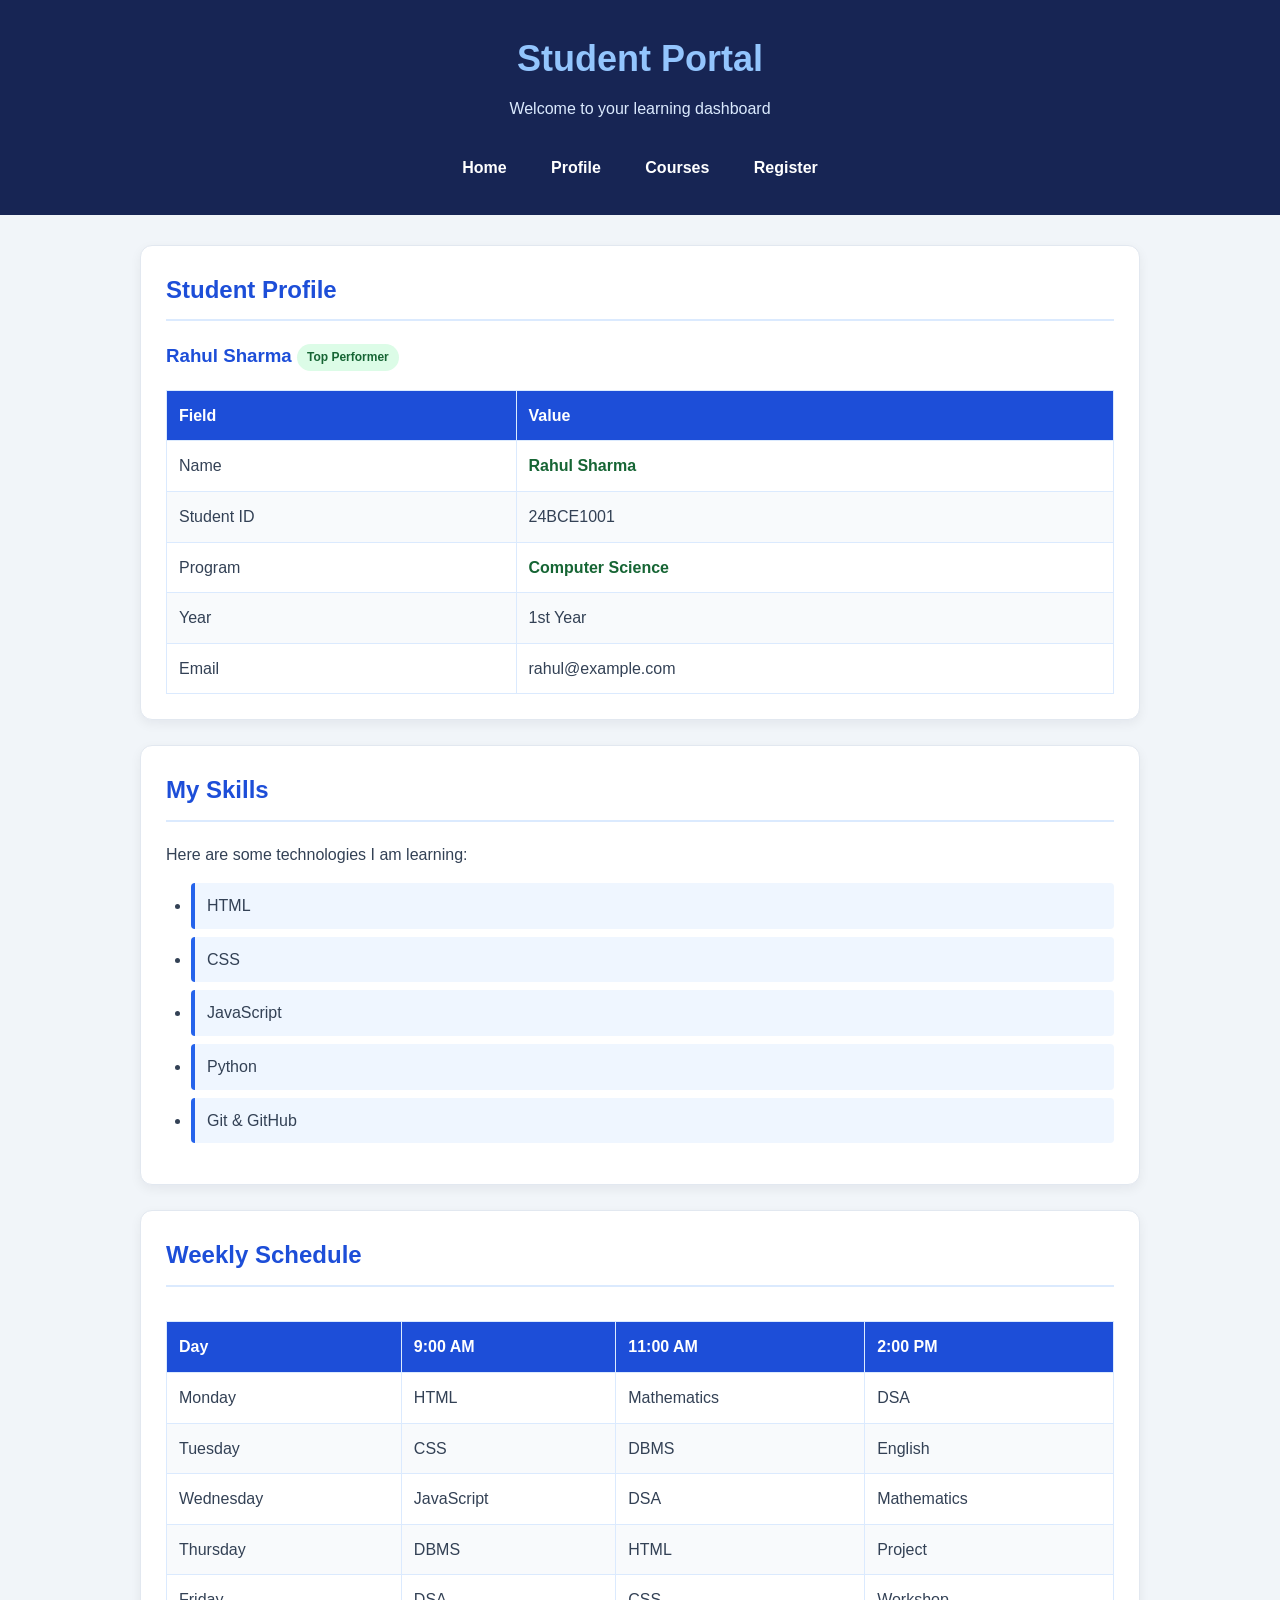
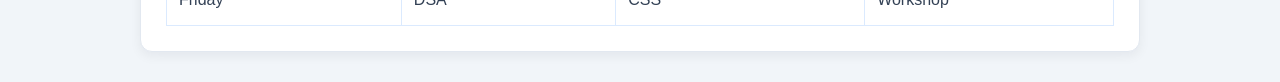
<file: project end term/assignment/assignment1.html>
<!DOCTYPE html>
<html lang="en">
<head>
    <meta charset="UTF-8">
    <meta name="viewport" content="width=device-width, initial-scale=1.0">
    <title>Student Portal</title>

    <!-- Link CSS File -->
    <link rel="stylesheet" href="assignment1.css">
</head>
<body>

    <!-- Header -->
    <header class="site-header">
        <h1>Student Portal</h1>
        <p>Welcome to your learning dashboard</p>

        <nav>
            <a href="#home">Home</a>
            <a href="#profile">Profile</a>
            <a href="#courses">Courses</a>
            <a href="#register">Register</a>
        </nav>
    </header>

    <main id="home">

        <!-- Student Profile -->
        <section id="profile" class="card">
            <h2>Student Profile</h2>

            <h3 id="student-name">
                Rahul Sharma
                <span class="badge">Top Performer</span>
            </h3>

            <table>
                <thead>
                    <tr>
                        <th>Field</th>
                        <th>Value</th>
                    </tr>
                </thead>
                <tbody>
                    <tr>
                        <td>Name</td>
                        <td class="highlight">Rahul Sharma</td>
                    </tr>
                    <tr>
                        <td>Student ID</td>
                        <td>24BCE1001</td>
                    </tr>
                    <tr>
                        <td>Program</td>
                        <td class="highlight">Computer Science</td>
                    </tr>
                    <tr>
                        <td>Year</td>
                        <td>1st Year</td>
                    </tr>
                    <tr>
                        <td>Email</td>
                        <td>rahul@example.com</td>
                    </tr>
                </tbody>
            </table>
        </section>

        <!-- My Skills -->
        <section id="skills" class="card">
            <h2>My Skills</h2>

            <p>Here are some technologies I am learning:</p>

            <ul class="skills-list">
                <li>HTML</li>
                <li>CSS</li>
                <li>JavaScript</li>
                <li>Python</li>
                <li>Git & GitHub</li>
            </ul>
        </section>

        <!-- Weekly Schedule -->
        <section id="courses" class="card">
            <h2>Weekly Schedule</h2>

            <div class="table-wrapper">
                <table>
                    <thead>
                        <tr>
                            <th>Day</th>
                            <th>9:00 AM</th>
                            <th>11:00 AM</th>
                            <th>2:00 PM</th>
                        </tr>
                    </thead>
                    <tbody>
                        <tr>
                            <td>Monday</td>
                            <td>HTML</td>
                            <td>Mathematics</td>
                            <td>DSA</td>
                        </tr>
                        <tr>
                            <td>Tuesday</td>
                            <td>CSS</td>
                            <td>DBMS</td>
                            <td>English</td>
                        </tr>
                        <tr>
                            <td>Wednesday</td>
                            <td>JavaScript</td>
                            <td>DSA</td>
                            <td>Mathematics</td>
                        </tr>
                        <tr>
                            <td>Thursday</td>
                            <td>DBMS</td>
                            <td>HTML</td>
                            <td>Project</td>
                        </tr>
                        <tr>
                            <td>Friday</td>
                            <td>DSA</td>
                            <td>CSS</td>
                            <td>Workshop</td>
                        </tr>
                    </tbody>
                </table>
            </div>
        </section>

        <!-- Course R
</file>
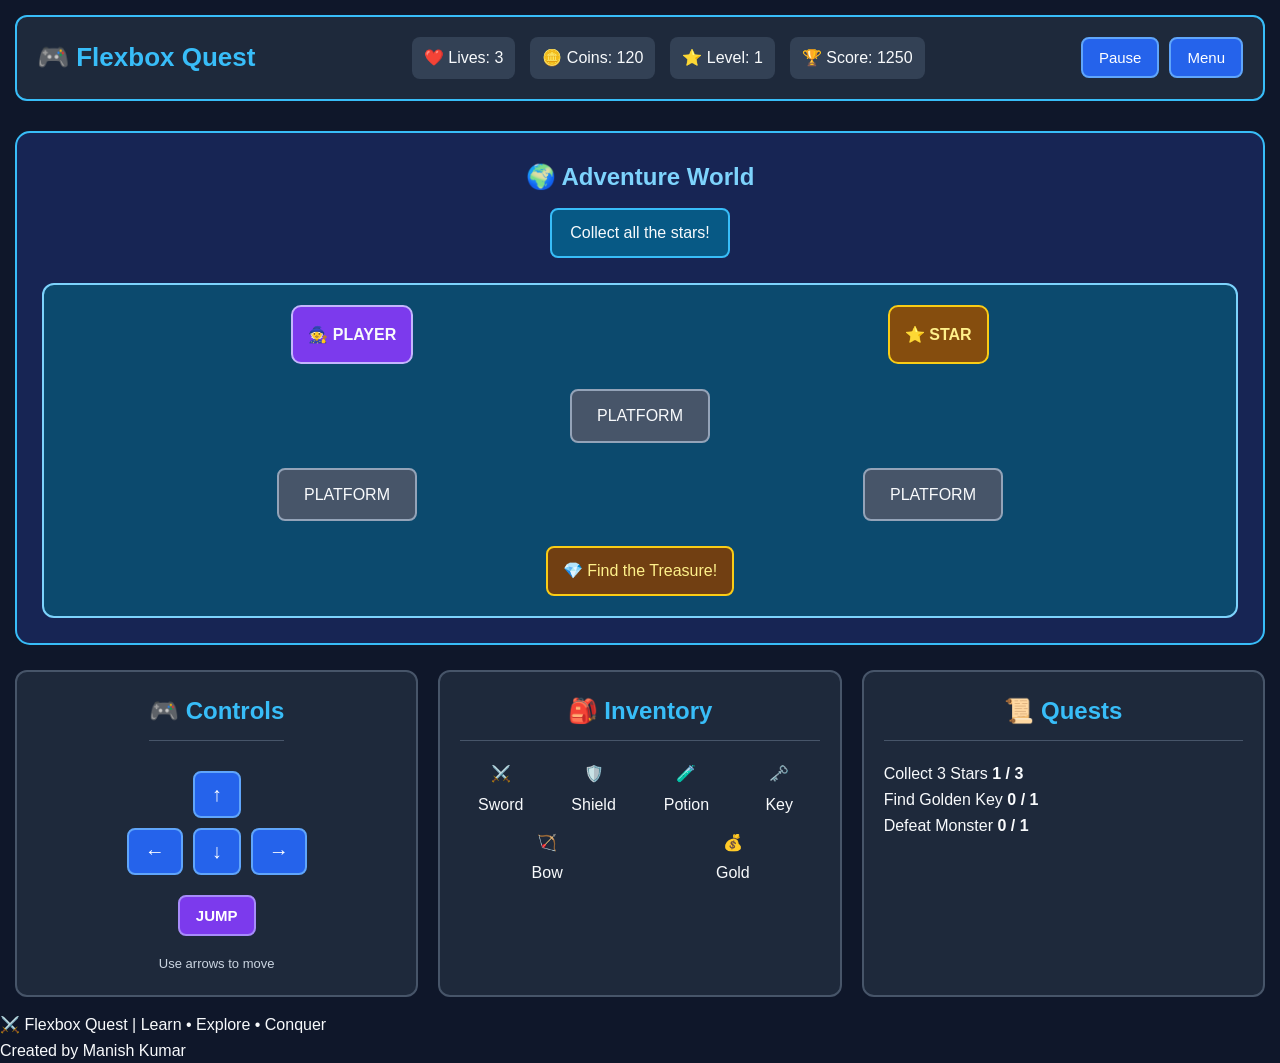
<file: project end term/assignment/assignment2.html>
<!DOCTYPE html>
<html lang="en">
<head>
    <meta charset="UTF-8">
    <meta name="viewport" content="width=device-width, initial-scale=1.0">
    <title>Flexbox Quest</title>
    <link rel="stylesheet" href="assignment2.css">
</head>
<body>

    <header class="game-header">
        <h1>🎮 Flexbox Quest</h1>

        <div class="game-info">
            <span>❤️ Lives: 3</span>
            <span>🪙 Coins: 120</span>
            <span>⭐ Level: 1</span>
            <span>🏆 Score: 1250</span>
        </div>

        <div class="header-actions">
            <button>Pause</button>
            <button>Menu</button>
        </div>
    </header>

    <main class="container">

        <section class="game-area">
            <h2>🌍 Adventure World</h2>
            <p class="game-message">Collect all the stars!</p>

            <div class="game-world">
                <div class="world-row">
                    <div class="player">🧙 PLAYER</div>
                    <div class="star">⭐ STAR</div>
                </div>

                <div class="platform-row">
                    <div class="platform">PLATFORM</div>
                </div>

                <div class="world-row">
                    <div class="platform">PLATFORM</div>
                    <div class="platform">PLATFORM</div>
                </div>

                <div class="treasure">💎 Find the Treasure!</div>
            </div>
        </section>

        <section class="game-panels">

            <div class="panel controls">
                <h2>🎮 Controls</h2>

                <div class="control-row">
                    <button>↑</button>
                </div>

                <div class="control-row">
                    <button>←</button>
                    <button>↓</button>
                    <button>→</button>
                </div>

                <div class="jump-row">
                    <button class="jump-button">JUMP</button>
                </div>

                <p class="hint">Use arrows to move</p>
            </div>

            <div class="panel inventory">
                <h2>🎒 Inventory</h2>

                <div class="inventory-items">
                    <div class="item">⚔️<span>Sword</span></div>
                    <div class="item">🛡️<span>Shield</span></div>
                    <div class="item">🧪<span>Potion</span></div>
                    <div class="item">🗝️<span>Key</span></div>
                    <div class="item">🏹<span>Bow</span></div>
                    <div class="item">💰<span>Gold</span></div>
                </div>
            </div>

            <div class="panel quest">
                <h2>📜 Quests</h2>

                <div class="quest-item">
                    <span>Collect 3 Stars</span>
                    <strong>1 / 3</strong>
                </div>

                <div class="quest-item">
                    <span>Find Golden Key</span>
                    <strong>0 / 1</strong>
                </div>

                <div class="quest-item">
                    <span>Defeat Monster</span>
                    <strong>0 / 1</strong>
                </div>
            </div>

        </section>
    </main>

    <footer>
        <p>⚔️ Flexbox Quest | Learn • Explore • Conquer</p>
        <p>Created by Manish Kumar</p>
    </footer>

</body>
</html>
</file>
<file: project end term/assignment/assignment1.css>
/* General Styles */
* {
    box-sizing: border-box;
}

body {
    margin: 0;
    font-family: Arial, Helvetica, sans-serif;
    background-color: #f1f5f9;
    color: #334155;
    line-height: 1.6;
}

/* Header */
.site-header {
    background-color: #172554;
    color: white;
    text-align: center;
    padding: 30px 15px 20px;
}

.site-header h1 {
    color: #93c5fd;
    font-size: 36px;
    margin: 0 0 8px;
}

.site-header p {
    margin: 0 0 20px;
    color: #dbeafe;
}

nav {
    margin-top: 20px;
}

nav a {
    display: inline-block;
    color: white;
    text-decoration: none;
    padding: 10px 16px;
    margin: 4px;
    border-radius: 6px;
    font-weight: bold;
}

nav a:hover {
    background-color: #2563eb;
}

/* Main Content */
main {
    max-width: 1000px;
    width: 92%;
    margin: 30px auto;
}

/* Cards / Sections */
.card {
    background-color: white;
    padding: 25px;
    margin-bottom: 25px;
    border-radius: 12px;
    border: 1px solid #e2e8f0;
    box-shadow: 0 4px 12px rgba(15, 23, 42, 0.06);
}

h2 {
    color: #1d4ed8;
    border-bottom: 2px solid #dbeafe;
    padding-bottom: 10px;
    margin-top: 0;
}

h3 {
    color: #334155;
}

/* ID Selector */
#student-name {
    color: #1d4ed8;
}

/* Class Selector */
.highlight {
    color: #166534;
    font-weight: bold;
}

/* Top Performer Badge */
.badge {
    display: inline-block;
    background-color: #dcfce7;
    color: #166534;
    font-size: 12px;
    padding: 4px 10px;
    border-radius: 20px;
    vertical-align: middle;
}

/* Tables */
table {
    width: 100%;
    border-collapse: collapse;
    margin-top: 15px;
}

th {
    background-color: #1d4ed8;
    color: white;
    text-align: left;
}

th,
td {
    padding: 12px;
    border: 1px solid #dbeafe;
}

tbody tr:nth-child(even) {
    background-color: #f8fafc;
}

tbody tr:hover {
    background-color: #eff6ff;
}

.table-wrapper {
    width: 100%;
    overflow-x: auto;
}

/* Skills List */
.skills-list {
    padding-left: 25px;
}

.skills-list li {
    background-color: #eff6ff;
    margin: 8px 0;
    padding: 10px 12px;
    border-left: 4px solid #2563eb;
    border-radius: 4px;
}

/* Form */
fieldset {
    border: 1px solid #cbd5e1;
    border-radius: 8px;
    padding: 18px;
    margin: 20px 0;
}

legend {
    color: #1d4ed8;
    font-weight: bold;
    padding: 0 8px;
}

label {
    display: block;
    margin-top: 12px;
    margin-bottom: 6px;
    font-weight: bold;
}

input[type="text"],
input[type="email"],
select {
    width: 100%;
    padding: 12px;
    border: 1px solid #cbd5e1;
    border-radius: 6px;
    font-size: 15px;
    background-color: #fff;
}

input:focus,
select:focus {
    outline: 2px solid #93c5fd;
    border-color: #2563eb;
}

/* Radio Buttons and Checkboxes */
.choice {
    margin: 10px 0;
}

.choice input {
    margin-right: 8px;
    accent-color: #2563eb;
}

.choice label {
    display: inline;
    font-weight: normal;
    cursor: pointer;
}

/* Buttons */
.form-buttons {
    margin-top: 20px;
}

button {
    background-color: #1d4ed8;
    color: white;
    border: none;
    padding: 12px 20px;
    margin: 5px 8px 5px 0;
    border-radius: 6px;
    font-size: 15px;
    font-weight: bold;
    cursor: pointer;
}

button:hover {
    background-color: #1e40af;
}

.reset-btn {
    background-color: #64748b;
}

.reset-btn:hover {
    background-color: #475569;
}

/* Footer */
footer {
    background-color: #172554;
    color: white;
    text-align: center;
    padding: 20px 12px;
    margin-top: 35px;
}

footer p {
    margin: 5px;
}

/* Small Screens */
@media (max-width: 600px) {
    .site-header h1 {
        font-size: 28px;
    }

    nav a {
        padding: 8px 10px;
        margin: 2px;
    }

    .card {
        padding: 16px;
    }

    th,
    td {
        padding: 8px;
        font-size: 13px;
    }

    .badge {
        margin-top: 6px;
    }

    button {
        margin-bottom: 8px;
    }
}
</file>
<file: project end term/assignment/assignment2.css>
/* Basic Reset */
* {
    margin: 0;
    padding: 0;
    box-sizing: border-box;
}

body {
    font-family: Arial, sans-serif;
    background-color: #0f172a;
    color: #f8fafc;
    line-height: 1.6;
}

/* Game Header */
.game-header {
    display: flex;
    justify-content: space-between;
    align-items: center;
    flex-wrap: wrap;
    gap: 20px;
    padding: 20px;
    margin: 15px;
    background-color: #1e293b;
    border: 2px solid #38bdf8;
    border-radius: 12px;
}

.game-header h1 {
    color: #38bdf8;
    font-size: 26px;
}

.game-info {
    display: flex;
    justify-content: center;
    align-items: center;
    flex-wrap: wrap;
    gap: 15px;
}

.game-info span {
    display: inline-block;
    background-color: #334155;
    padding: 8px 12px;
    border-radius: 8px;
}

.header-actions {
    display: flex;
    gap: 10px;
}

button {
    background-color: #2563eb;
    color: white;
    border: 2px solid #60a5fa;
    border-radius: 8px;
    padding: 10px 16px;
    font-size: 15px;
    cursor: pointer;
}

button:hover {
    background-color: #1d4ed8;
}

/* Main Container */
.container {
    display: flex;
    flex-direction: column;
    gap: 25px;
    padding: 15px;
}

/* Game Area */
.game-area {
    background-color: #172554;
    border: 2px solid #38bdf8;
    border-radius: 15px;
    padding: 25px;
    text-align: center;
}

.game-area h2 {
    color: #7dd3fc;
    margin-bottom: 12px;
}

.game-message {
    display: inline-block;
    background-color: #075985;
    border: 2px solid #38bdf8;
    border-radius: 8px;
    padding: 10px 18px;
    margin-bottom: 25px;
}

.game-world {
    display: flex;
    flex-direction: column;
    justify-content: space-around;
    gap: 25px;
    min-height: 260px;
    padding: 20px;
    background-color: #0c4a6e;
    border: 2px solid #7dd3fc;
    border-radius: 12px;
}

.world-row {
    display: flex;
    justify-content: space-around;
    align-items: center;
    flex-wrap: wrap;
    gap: 20px;
}

.player {
    display: inline-block;
    background-color: #7c3aed;
    border: 2px solid #c4b5fd;
    border-radius: 10px;
    padding: 15px;
    font-weight: bold;
}

.star {
    display: inline-block;
    background-color: #854d0e;
    border: 2px solid #facc15;
    border-radius: 10px;
    padding: 15px;
    color: #fef08a;
    font-weight: bold;
}

.platform-row {
    display: flex;
    justify-content: center;
    align-items: center;
}

.platform {
    background-color: #475569;
    color: #f8fafc;
    border: 2px solid #94a3b8;
    border-radius: 8px;
    padding: 12px 25px;
    text-align: center;
}

.treasure {
    display: inline-block;
    align-self: center;
    background-color: #713f12;
    border: 2px solid #facc15;
    border-radius: 8px;
    padding: 10px 15px;
    color: #fef08a;
}

/* Game Panels */
.game-panels {
    display: flex;
    flex-direction: row;
    gap: 20px;
    align-items: stretch;
}

.panel {
    flex: 1;
    min-width: 0;
    background-color: #1e293b;
    border: 2px solid #475569;
    border-radius: 12px;
    padding: 20px;
}

.panel h2 {
    color: #38bdf8;
    margin-bottom: 20px;
    text-align: center;
    border-bottom: 1px solid #475569;
    padding-bottom: 10px;
}

/* Controls */
.controls {
    display: flex;
    flex-direction: column;
    align-items: center;
    gap: 10px;
}

.control-row {
    display: flex;
    justify-content: center;
    align-items: center;
    gap: 10px;
}

.control-row button {
    min-width: 48px;
    min-height: 45px;
    font-size: 20px;
}

.jump-row {
    display: flex;
    justify-content: center;
    margin-top: 10px;
}

.jump-button {
    background-color: #7c3aed;
    border-color: #a78bfa;
    font-weight: bold;
}

.hint {
    color: #cbd5e1;
    font-size: 13px;
    text-align: center;
    margin-top: 8px;
}

/* Inventory */
.inventory-items {
    display: flex;
    justify-content: center;
    align-items: stretch;
    flex-wrap: wrap;
    gap: 12px;
}

.item {
    display: flex;
    flex-direction: column;
    align-items: center;
    justify-content: center;
    gap: 5px;
    flex: 1 1 75px;
</file>
